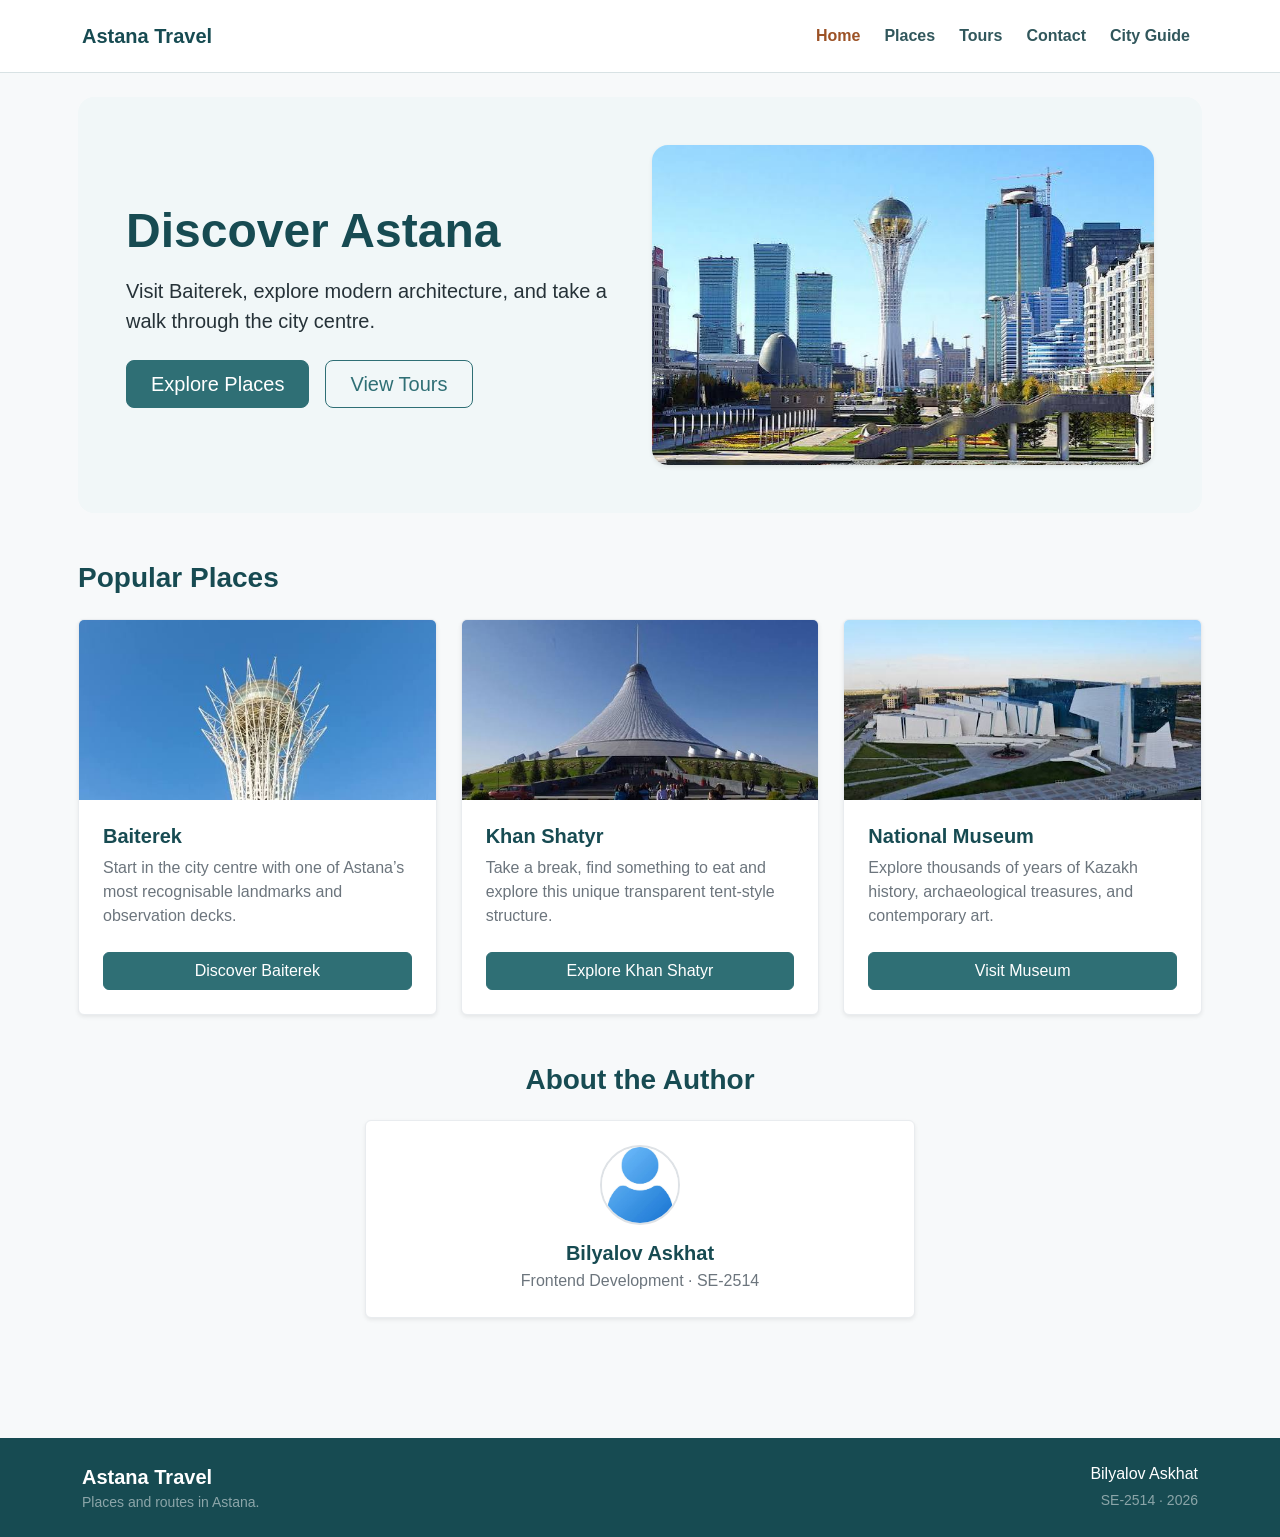
<file: index.html>
<!doctype html>
<html lang="en">
  <head>
    <meta charset="UTF-8" />
    <meta name="viewport" content="width=device-width, initial-scale=1.0" />
    <meta name="description" content="Places to visit and walking routes in Astana." />
    <title>Home | Astana Travel</title>
    <link href="https://cdn.jsdelivr.net/npm/bootstrap@5.3.3/dist/css/bootstrap.min.css" rel="stylesheet" />
    <link rel="stylesheet" href="css/style.css" />
  </head>
  <body>
    <header>
      <nav class="navbar navbar-expand-lg navbar-light bg-white py-3 custom-navbar">
        <div class="container">
          <a class="navbar-brand fw-bold text-teal" href="index.html">Astana Travel</a>
          <button
            class="navbar-toggler border-0"
            type="button"
            data-bs-toggle="collapse"
            data-bs-target="#mainNav"
            aria-controls="mainNav"
            aria-expanded="false"
            aria-label="Toggle navigation"
          >
            <span class="navbar-toggler-icon"></span>
          </button>
          <div class="collapse navbar-collapse" id="mainNav">
            <ul class="navbar-nav ms-auto mb-2 mb-lg-0 gap-lg-2">
              <li class="nav-item">
                <a class="nav-link active fw-semibold" aria-current="page" href="index.html">Home</a>
              </li>
              <li class="nav-item">
                <a class="nav-link fw-semibold" href="places.html">Places</a>
              </li>
              <li class="nav-item">
                <a class="nav-link fw-semibold" href="prices.html">Tours</a>
              </li>
              <li class="nav-item">
                <a class="nav-link fw-semibold" href="contact.html">Contact</a>
              </li>
              <li class="nav-item">
                <a class="nav-link fw-semibold" href="media-queries.html">City Guide</a>
              </li>
            </ul>
          </div>
        </div>
      </nav>
    </header>

    <main class="container py-4 px-sm-2">
      <div class="row g-4">
        <aside class="col-lg-3 col-12 d-none">
          <div class="card sidebar-card p-3 shadow-sm border-light-subtle sticky-lg-top" style="top: 20px;">
            <h2 class="h6 fw-bold text-teal text-uppercase mb-3">Explore Astana</h2>
            <nav class="sidebar-nav d-flex flex-column gap-2" aria-label="On this page">
              <a href="#welcome">Welcome</a>
              <a href="#highlights">Popular places</a>
              <a href="#author">About author</a>
            </nav>
          </div>
        </aside>

        <div class="col-12">
          <section class="p-4 p-md-5 mb-5 rounded-4 bg-light-mint" id="welcome">
        <div class="row align-items-center g-4">
          <div class="col-lg-6 col-12">
            <h1 class="display-5 fw-bold text-teal mb-3">Discover Astana</h1>
            <p class="lead mb-4">
              Visit Baiterek, explore modern architecture, and take a walk through the city centre.
            </p>
            <div class="d-flex flex-wrap gap-3">
              <a class="btn btn-teal btn-lg px-4" href="places.html">Explore Places</a>
              <a class="btn btn-outline-teal btn-lg px-4" href="prices.html">View Tours</a>
            </div>
          </div>
          <div class="col-lg-6 col-12">
            <img
              src="images/astana.jpeg"
              alt="A view of Astana skyline"
              class="img-fluid rounded-4 shadow-sm w-100 object-fit-cover hero-img"
            />
          </div>
        </div>
      </section>

      <section class="mb-5" id="highlights">
        <h2 class="h3 fw-bold text-teal mb-4">Popular Places</h2>

        <div class="row g-4">
          <div class="col-lg-4 col-md-6 col-12">
            <div class="card h-100 shadow-sm border-light-subtle">
              <img src="images/baiterek.jpeg" class="card-img-top card-thumb" alt="Baiterek monument" />
              <div class="card-body d-flex flex-column p-4">
                <h3 class="h5 card-title fw-bold text-teal">Baiterek</h3>
                <p class="card-text text-secondary mb-4">
                  Start in the city centre with one of Astana’s most recognisable landmarks and observation decks.
                </p>
                <a href="places.html#baiterek" class="btn btn-teal mt-auto">Discover Baiterek</a>
              </div>
            </div>
          </div>

          <div class="col-lg-4 col-md-6 col-12">
            <div class="card h-100 shadow-sm border-light-subtle">
              <img src="images/khan_shatyr.jpeg" class="card-img-top card-thumb" alt="Khan Shatyr" />
              <div class="card-body d-flex flex-column p-4">
                <h3 class="h5 card-title fw-bold text-teal">Khan Shatyr</h3>
                <p class="card-text text-secondary mb-4">
                  Take a break, find something to eat and explore this unique transparent tent-style structure.
                </p>
                <a href="places.html#khan-shatyr" class="btn btn-teal mt-auto">Explore Khan Shatyr</a>
              </div>
            </div>
          </div>

          <div class="col-lg-4 col-md-6 col-12">
            <div class="card h-100 shadow-sm border-light-subtle">
              <img src="images/national_museum.jpeg" class="card-img-top card-thumb" alt="National Museum" />
              <div class="card-body d-flex flex-column p-4">
                <h3 class="h5 card-title fw-bold text-teal">National Museum</h3>
                <p class="card-text text-secondary mb-4">
                  Explore thousands of years of Kazakh history, archaeological treasures, and contemporary art.
                </p>
                <a href="places.html#museum" class="btn btn-teal mt-auto">Visit Museum</a>
              </div>
            </div>
          </div>
        </div>
      </section>

      <section class="mb-5 mt-lg-4 text-center" id="author">
        <h2 class="h3 fw-bold text-teal mb-4">About the Author</h2>
        <div class="row justify-content-center">
          <div class="col-lg-6 col-md-8 col-12">
            <div class="card border-light-subtle shadow-sm p-4">
              <div class="d-flex flex-column align-items-center text-center">
                <img
                  src="images/askhat.jpeg"
                  alt="Bilyalov Askhat"
                  class="rounded-circle border border-2 border-teal object-fit-cover author-img mb-3"
                />
                <h3 class="h5 fw-bold mb-1 text-teal">Bilyalov Askhat</h3>
                <p class="text-secondary mb-0">Frontend Development · SE-2514</p>
              </div>
            </div>
          </div>
        </div>
      </section>
    </div>
  </div>
</main>

    <footer class="footer-bg text-white py-4 mt-5">
      <div class="container text-center">
        <div class="row gy-3">
          <div class="col-12 col-md-6 text-md-start">
            <strong class="fs-5">Astana Travel</strong>
            <p class="small text-white-50 mb-0">Places and routes in Astana.</p>
          </div>
          <div class="col-12 col-md-6 text-md-end">
            <p class="mb-1">Bilyalov Askhat</p>
            <p class="small text-white-50 mb-0">SE-2514 · 2026</p>
          </div>
        </div>
      </div>
    </footer>

    <script src="https://cdn.jsdelivr.net/npm/bootstrap@5.3.3/dist/js/bootstrap.bundle.min.js"></script>
  </body>
</html>
</file>
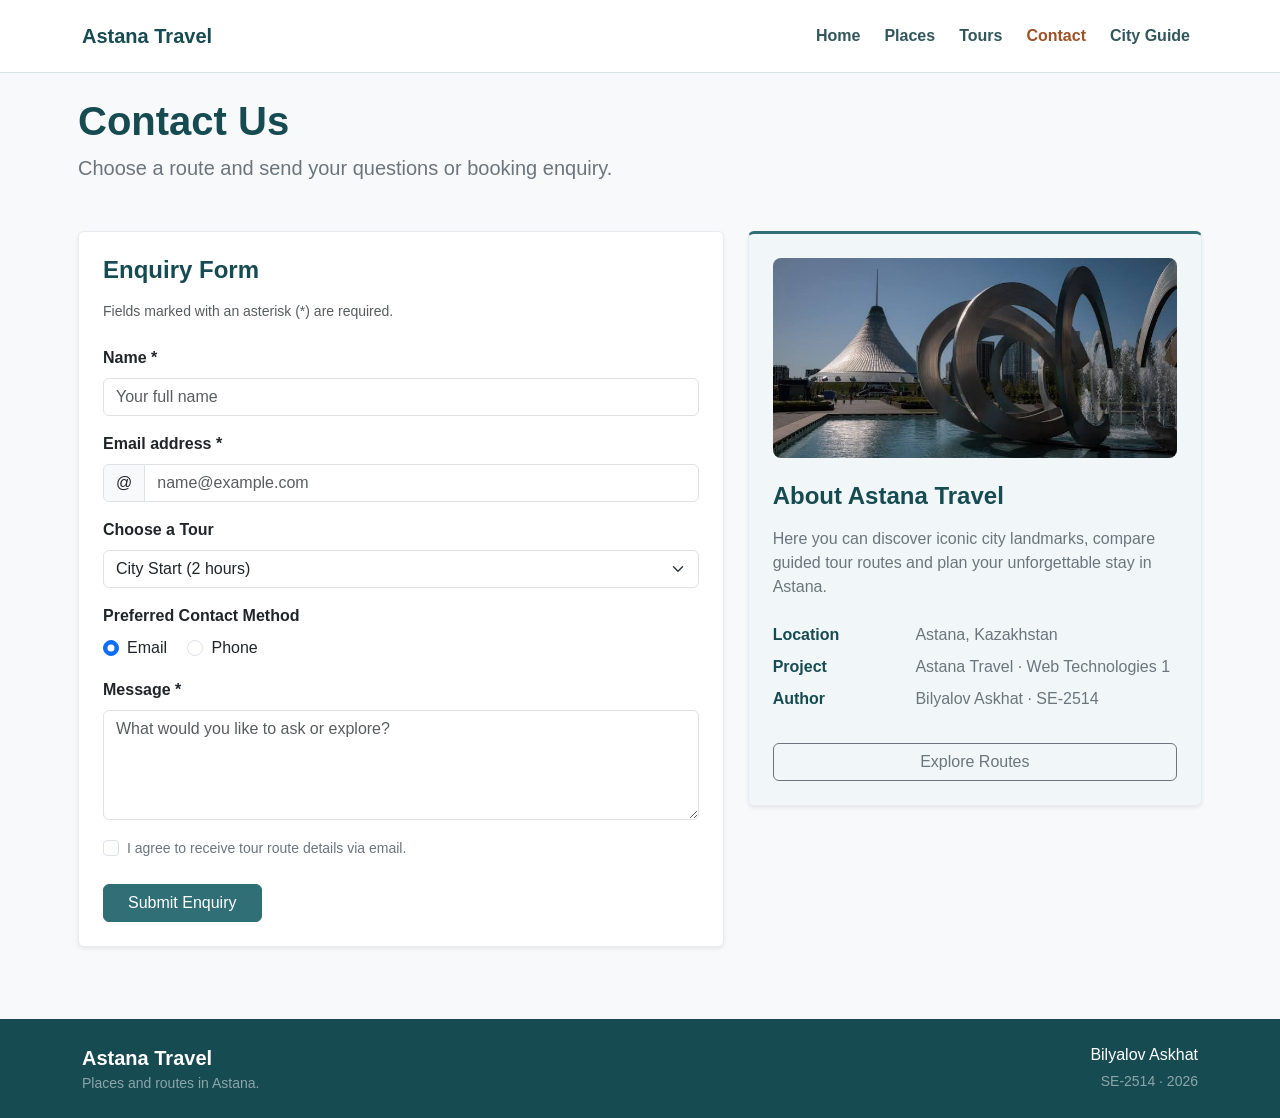
<file: contact.html>
<!doctype html>
<html lang="en">
  <head>
    <meta charset="UTF-8" />
    <meta name="viewport" content="width=device-width, initial-scale=1.0" />
    <meta name="description" content="Places to visit and walking routes in Astana." />
    <title>Contact | Astana Travel</title>
    <link href="https://cdn.jsdelivr.net/npm/bootstrap@5.3.3/dist/css/bootstrap.min.css" rel="stylesheet" />
    <link rel="stylesheet" href="css/style.css" />
  </head>
  <body>
    <header>
      <nav class="navbar navbar-expand-lg navbar-light bg-white py-3 custom-navbar">
        <div class="container">
          <a class="navbar-brand fw-bold text-teal" href="index.html">Astana Travel</a>
          <button
            class="navbar-toggler border-0"
            type="button"
            data-bs-toggle="collapse"
            data-bs-target="#mainNav"
            aria-controls="mainNav"
            aria-expanded="false"
            aria-label="Toggle navigation"
          >
            <span class="navbar-toggler-icon"></span>
          </button>
          <div class="collapse navbar-collapse" id="mainNav">
            <ul class="navbar-nav ms-auto mb-2 mb-lg-0 gap-lg-2">
              <li class="nav-item">
                <a class="nav-link fw-semibold" href="index.html">Home</a>
              </li>
              <li class="nav-item">
                <a class="nav-link fw-semibold" href="places.html">Places</a>
              </li>
              <li class="nav-item">
                <a class="nav-link fw-semibold" href="prices.html">Tours</a>
              </li>
              <li class="nav-item">
                <a class="nav-link active fw-semibold" aria-current="page" href="contact.html">Contact</a>
              </li>
              <li class="nav-item">
                <a class="nav-link fw-semibold" href="media-queries.html">City Guide</a>
              </li>
            </ul>
          </div>
        </div>
      </nav>
    </header>

    <main class="container py-4 px-sm-2">
      <section class="mb-5">
        <h1 class="display-6 fw-bold text-teal mb-2">Contact Us</h1>
        <p class="text-secondary lead">Choose a route and send your questions or booking enquiry.</p>
      </section>

      <div class="row g-4">
        <section class="col-lg-7 col-12" id="enquiry">
          <div class="card shadow-sm border-light-subtle p-4">
            <h2 class="h4 fw-bold text-teal mb-3">Enquiry Form</h2>
            <p class="small text-muted mb-4">Fields marked with an asterisk (*) are required.</p>

            <form id="contact-form" action="contact.html#form-result" method="get">
              <div class="mb-3">
                <label for="name" class="form-label fw-semibold">Name *</label>
                <input
                  id="name"
                  type="text"
                  class="form-control"
                  placeholder="Your full name"
                  autocomplete="name"
                  required
                  maxlength="80"
                />
              </div>

              <div class="mb-3">
                <label for="email" class="form-label fw-semibold">Email address *</label>
                <div class="input-group">
                  <span class="input-group-text bg-light">@</span>
                  <input
                    id="email"
                    type="email"
                    class="form-control"
                    placeholder="name@example.com"
                    autocomplete="email"
                    required
                  />
                </div>
              </div>

              <div class="mb-3">
                <label for="tour" class="form-label fw-semibold">Choose a Tour</label>
                <select id="tour" class="form-select">
                  <option selected>City Start (2 hours)</option>
                  <option>Culture Day (4 hours)</option>
                  <option>Full Astana (6 hours)</option>
                </select>
              </div>

              <div class="mb-3">
                <label class="form-label fw-semibold d-block">Preferred Contact Method</label>
                <div class="form-check form-check-inline">
                  <input class="form-check-input" type="radio" name="contactPref" id="prefEmail" value="email" checked />
                  <label class="form-check-label" for="prefEmail">Email</label>
                </div>
                <div class="form-check form-check-inline">
                  <input class="form-check-input" type="radio" name="contactPref" id="prefPhone" value="phone" />
                  <label class="form-check-label" for="prefPhone">Phone</label>
                </div>
              </div>

              <div class="mb-3">
                <label for="message" class="form-label fw-semibold">Message *</label>
                <textarea
                  id="message"
                  class="form-control"
                  rows="4"
                  placeholder="What would you like to ask or explore?"
                  required
                  maxlength="1000"
                ></textarea>
              </div>

              <div class="form-check mb-4">
                <input class="form-check-input" type="checkbox" id="consent" required />
                <label class="form-check-label small text-secondary" for="consent">
                  I agree to receive tour route details via email.
                </label>
              </div>

              <button class="btn btn-teal px-4" type="submit">Submit Enquiry</button>
            </form>

            <div class="form-result alert alert-success mt-4" id="form-result">
              <h3 class="h5 alert-heading fw-bold mb-1">Details Checked</h3>
              <p class="mb-2">Thank you! Your enquiry has been received.</p>
              <a href="contact.html#enquiry" class="btn btn-outline-success btn-sm">Submit another enquiry</a>
            </div>
          </div>
        </section>

        <aside class="col-lg-5 col-12" id="about">
          <div class="card sidebar-card shadow-sm border-light-subtle p-4 bg-light-mint">
            <img src="images/contact.jpeg" alt="Sculpture in Astana" class="img-fluid rounded-3 mb-4 object-fit-cover contact-aside-img" />
            <h2 class="h4 fw-bold text-teal mb-3">About Astana Travel</h2>
            <p class="text-secondary mb-4">
              Here you can discover iconic city landmarks, compare guided tour routes and plan your unforgettable stay in Astana.
            </p>
            <dl class="row mb-4">
              <dt class="col-sm-4 text-teal">Location</dt>
              <dd class="col-sm-8 text-secondary">Astana, Kazakhstan</dd>
              <dt class="col-sm-4 text-teal">Project</dt>
              <dd class="col-sm-8 text-secondary">Astana Travel · Web Technologies 1</dd>
              <dt class="col-sm-4 text-teal">Author</dt>
              <dd class="col-sm-8 text-secondary">Bilyalov Askhat · SE-2514</dd>
            </dl>
            <a href="prices.html" class="btn btn-outline-secondary w-100">Explore Routes</a>
          </div>
        </aside>
      </div>
    </main>

    <footer class="footer-bg text-white py-4 mt-5">
      <div class="container text-center">
        <div class="row gy-3">
          <div class="col-12 col-md-6 text-md-start">
            <strong class="fs-5">Astana Travel</strong>
            <p class="small text-white-50 mb-0">Places and routes in Astana.</p>
          </div>
          <div class="col-12 col-md-6 text-md-end">
            <p class="mb-1">Bilyalov Askhat</p>
            <p class="small text-white-50 mb-0">SE-2514 · 2026</p>
          </div>
        </div>
      </div>
    </footer>

    <script src="https://cdn.jsdelivr.net/npm/bootstrap@5.3.3/dist/js/bootstrap.bundle.min.js"></script>
  </body>
</html>
</file>
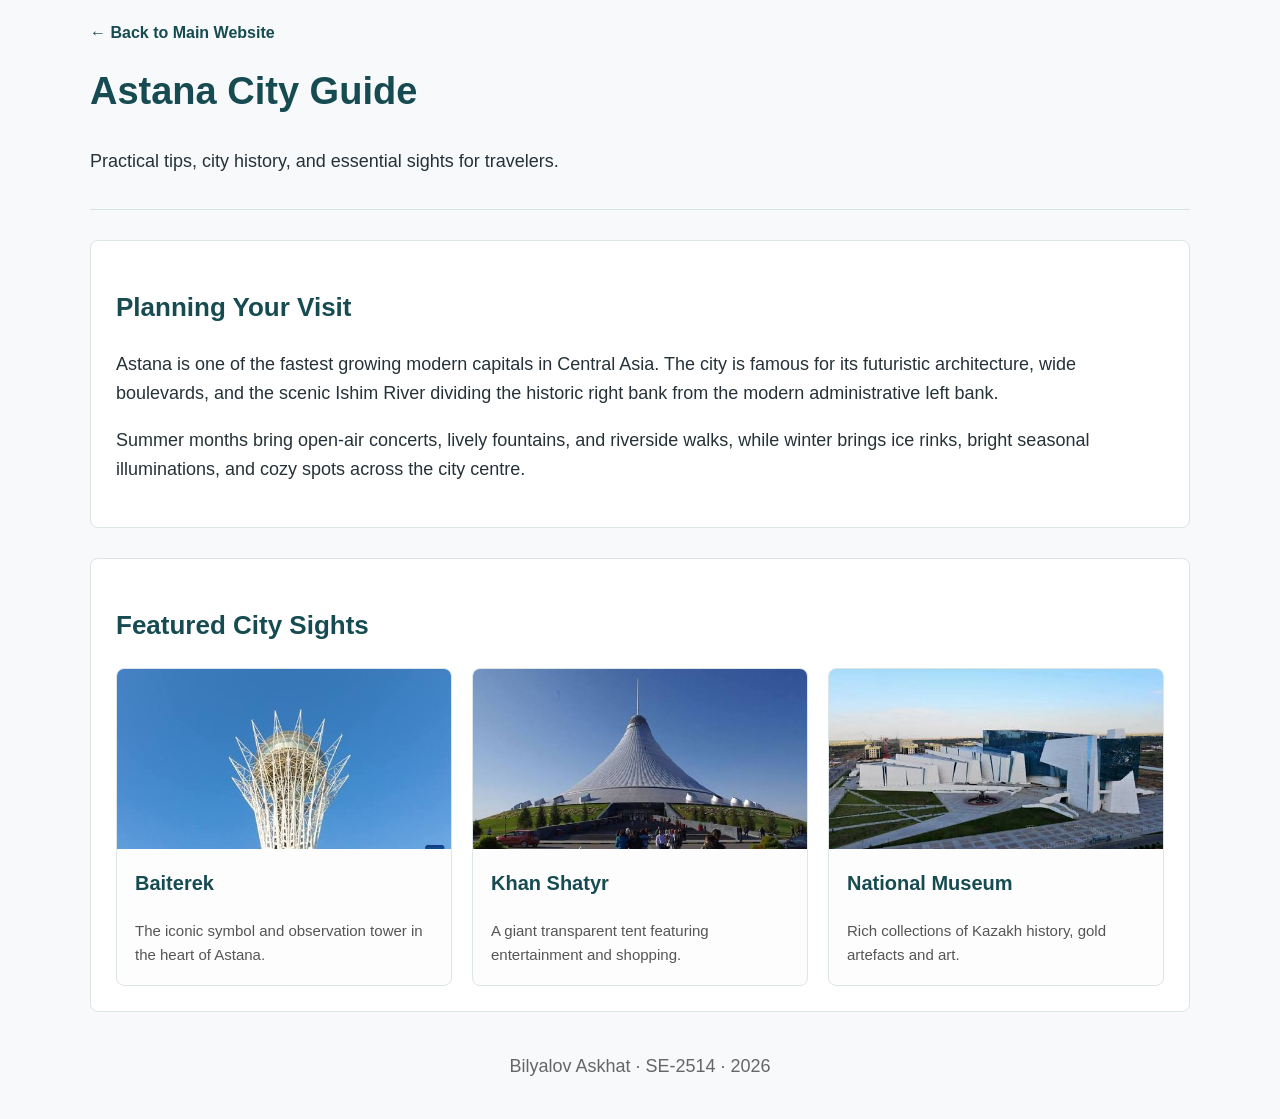
<file: media-queries.html>
<!doctype html>
<html lang="en">
  <head>
    <meta charset="UTF-8" />
    <meta name="viewport" content="width=device-width, initial-scale=1.0" />
    <title>City Guide | Astana Travel</title>
    <link rel="stylesheet" href="css/media-queries.css" />
  </head>
  <body>
    <div class="container">
      <header>
        <a class="back-link" href="index.html">&larr; Back to Main Website</a>
        <h1>Astana City Guide</h1>
        <p>Practical tips, city history, and essential sights for travelers.</p>
      </header>

      <main>
        <section class="guide-section">
          <h2>Planning Your Visit</h2>
          <p>
            Astana is one of the fastest growing modern capitals in Central Asia.
            The city is famous for its futuristic architecture, wide boulevards,
            and the scenic Ishim River dividing the historic right bank from the
            modern administrative left bank.
          </p>
          <p>
            Summer months bring open-air concerts, lively fountains, and riverside
            walks, while winter brings ice rinks, bright seasonal illuminations, and
            cozy spots across the city centre.
          </p>
        </section>

        <section class="guide-section">
          <h2>Featured City Sights</h2>
          <div class="card-group">
            <article class="card-item">
              <img src="images/baiterek.jpeg" alt="Baiterek" />
              <div class="card-content">
                <h3>Baiterek</h3>
                <p>The iconic symbol and observation tower in the heart of Astana.</p>
              </div>
            </article>
            <article class="card-item">
              <img src="images/khan_shatyr.jpeg" alt="Khan Shatyr" />
              <div class="card-content">
                <h3>Khan Shatyr</h3>
                <p>A giant transparent tent featuring entertainment and shopping.</p>
              </div>
            </article>
            <article class="card-item">
              <img src="images/national_museum.jpeg" alt="National Museum" />
              <div class="card-content">
                <h3>National Museum</h3>
                <p>Rich collections of Kazakh history, gold artefacts and art.</p>
              </div>
            </article>
          </div>
        </section>
      </main>

      <footer>
        <p>Bilyalov Askhat · SE-2514 · 2026</p>
      </footer>
    </div>
  </body>
</html>
</file>
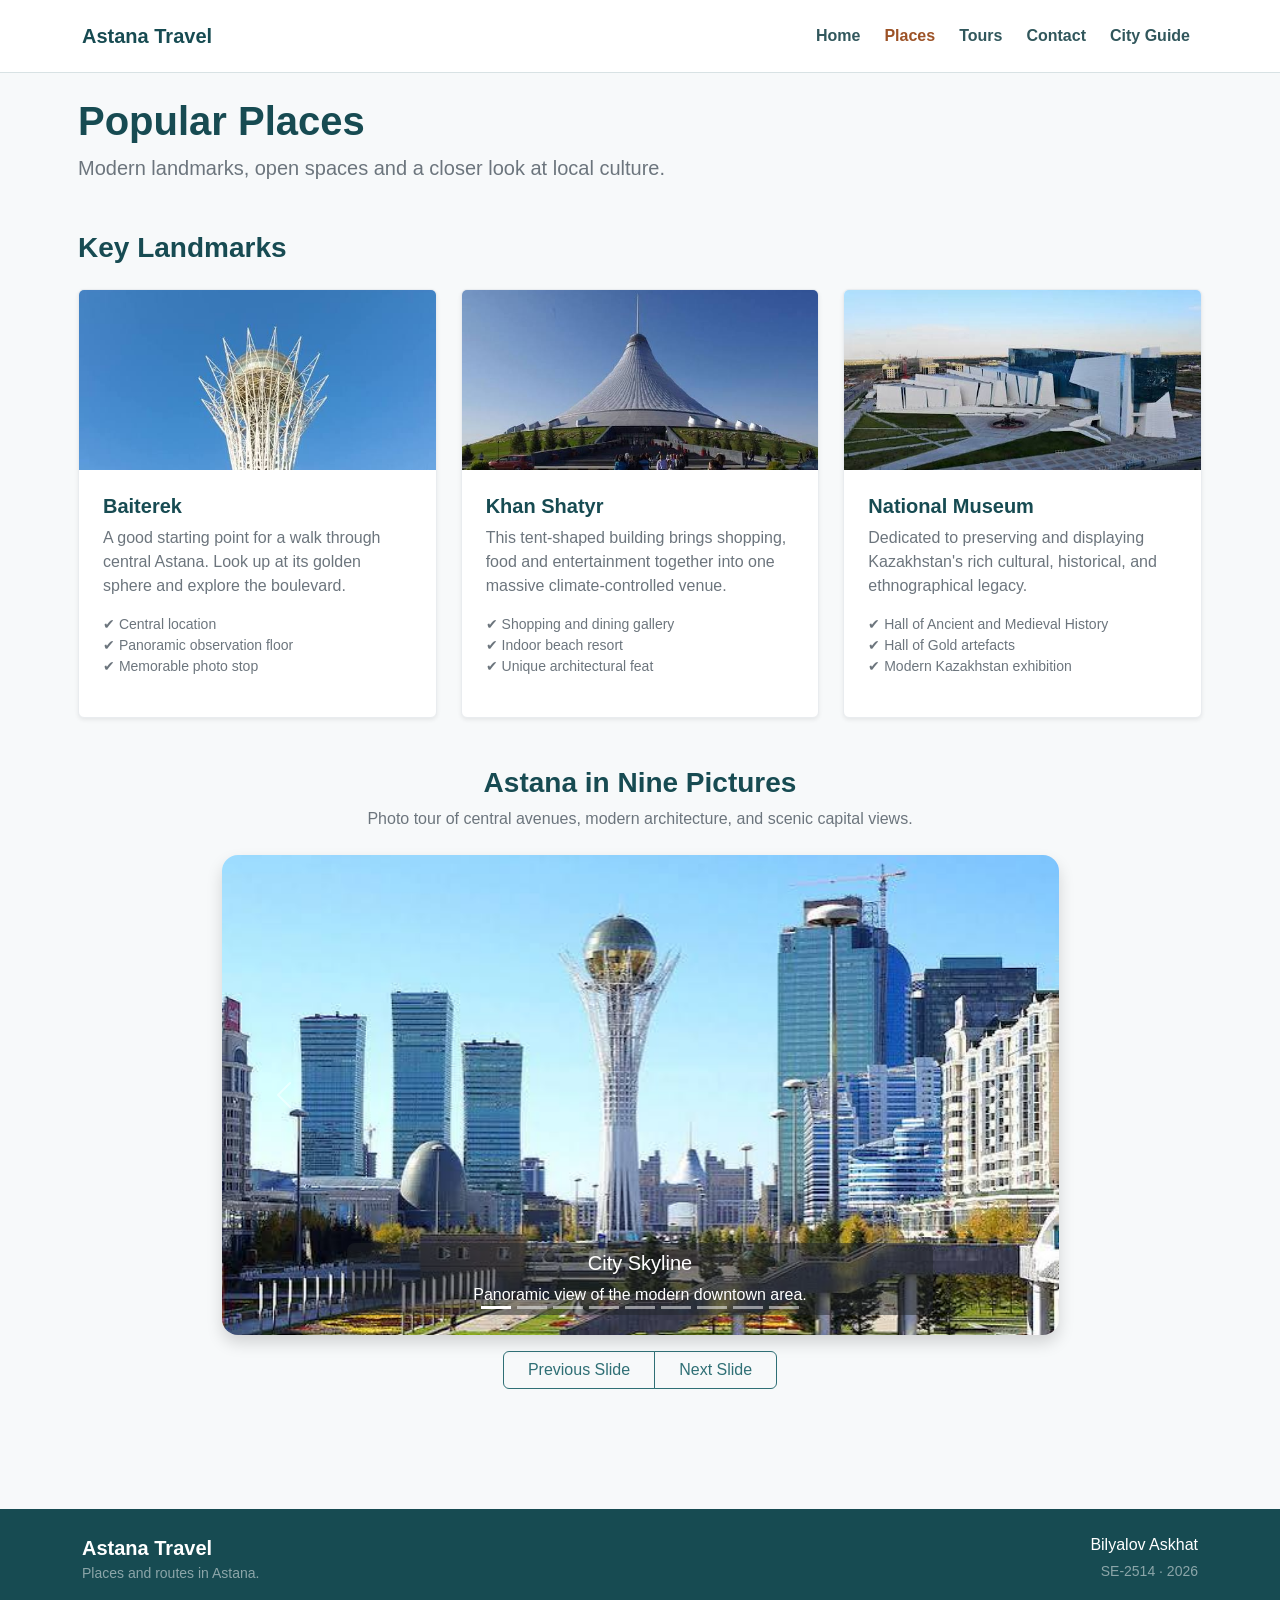
<file: places.html>
<!doctype html>
<html lang="en">
  <head>
    <meta charset="UTF-8" />
    <meta name="viewport" content="width=device-width, initial-scale=1.0" />
    <meta name="description" content="Places to visit and walking routes in Astana." />
    <title>Places | Astana Travel</title>
    <link href="https://cdn.jsdelivr.net/npm/bootstrap@5.3.3/dist/css/bootstrap.min.css" rel="stylesheet" />
    <link rel="stylesheet" href="css/style.css" />
  </head>
  <body>
    <header>
      <nav class="navbar navbar-expand-lg navbar-light bg-white py-3 custom-navbar">
        <div class="container">
          <a class="navbar-brand fw-bold text-teal" href="index.html">Astana Travel</a>
          <button
            class="navbar-toggler border-0"
            type="button"
            data-bs-toggle="collapse"
            data-bs-target="#mainNav"
            aria-controls="mainNav"
            aria-expanded="false"
            aria-label="Toggle navigation"
          >
            <span class="navbar-toggler-icon"></span>
          </button>
          <div class="collapse navbar-collapse" id="mainNav">
            <ul class="navbar-nav ms-auto mb-2 mb-lg-0 gap-lg-2">
              <li class="nav-item">
                <a class="nav-link fw-semibold" href="index.html">Home</a>
              </li>
              <li class="nav-item">
                <a class="nav-link active fw-semibold" aria-current="page" href="places.html">Places</a>
              </li>
              <li class="nav-item">
                <a class="nav-link fw-semibold" href="prices.html">Tours</a>
              </li>
              <li class="nav-item">
                <a class="nav-link fw-semibold" href="contact.html">Contact</a>
              </li>
              <li class="nav-item">
                <a class="nav-link fw-semibold" href="media-queries.html">City Guide</a>
              </li>
            </ul>
          </div>
        </div>
      </nav>
    </header>

    <main class="container py-4 px-sm-2">
      <div class="row g-4">
        <aside class="col-lg-3 col-12 d-none">
          <div class="card sidebar-card p-3 shadow-sm border-light-subtle sticky-lg-top" style="top: 20px;">
            <h2 class="h6 fw-bold text-teal text-uppercase mb-3">Explore Astana</h2>
            <nav class="sidebar-nav d-flex flex-column gap-2" aria-label="On this page">
              <a href="#landmarks">Landmarks</a>
              <a href="#baiterek">Baiterek</a>
              <a href="#khan-shatyr">Khan Shatyr</a>
              <a href="#museum">National Museum</a>
              <a href="#gallery-carousel">Carousel gallery</a>
            </nav>
          </div>
        </aside>

        <div class="col-12">
          <section class="mb-5">
        <h1 class="display-6 fw-bold text-teal mb-2">Popular Places</h1>
        <p class="text-secondary lead">
          Modern landmarks, open spaces and a closer look at local culture.
        </p>
      </section>

      <section class="mb-5" id="landmarks">
        <h2 class="h3 fw-bold text-teal mb-4">Key Landmarks</h2>
        <div class="row g-4">
          <div class="col-lg-4 col-md-6 col-12" id="baiterek">
            <div class="card h-100 shadow-sm border-light-subtle">
              <img src="images/baiterek.jpeg" class="card-img-top card-thumb" alt="Baiterek monument" />
              <div class="card-body p-4">
                <h3 class="h5 fw-bold text-teal">Baiterek</h3>
                <p class="text-secondary">
                  A good starting point for a walk through central Astana. Look up at its golden sphere and explore the boulevard.
                </p>
                <ul class="list-unstyled text-secondary small">
                  <li>✔ Central location</li>
                  <li>✔ Panoramic observation floor</li>
                  <li>✔ Memorable photo stop</li>
                </ul>
              </div>
            </div>
          </div>

          <div class="col-lg-4 col-md-6 col-12" id="khan-shatyr">
            <div class="card h-100 shadow-sm border-light-subtle">
              <img src="images/khan_shatyr.jpeg" class="card-img-top card-thumb" alt="Khan Shatyr" />
              <div class="card-body p-4">
                <h3 class="h5 fw-bold text-teal">Khan Shatyr</h3>
                <p class="text-secondary">
                  This tent-shaped building brings shopping, food and entertainment together into one massive climate-controlled venue.
                </p>
                <ul class="list-unstyled text-secondary small">
                  <li>✔ Shopping and dining gallery</li>
                  <li>✔ Indoor beach resort</li>
                  <li>✔ Unique architectural feat</li>
                </ul>
              </div>
            </div>
          </div>

          <div class="col-lg-4 col-md-12 col-12" id="museum">
            <div class="card h-100 shadow-sm border-light-subtle">
              <img src="images/national_museum.jpeg" class="card-img-top card-thumb" alt="National Museum" />
              <div class="card-body p-4">
                <h3 class="h5 fw-bold text-teal">National Museum</h3>
                <p class="text-secondary">
                  Dedicated to preserving and displaying Kazakhstan's rich cultural, historical, and ethnographical legacy.
                </p>
                <ul class="list-unstyled text-secondary small">
                  <li>✔ Hall of Ancient and Medieval History</li>
                  <li>✔ Hall of Gold artefacts</li>
                  <li>✔ Modern Kazakhstan exhibition</li>
                </ul>
              </div>
            </div>
          </div>
        </div>
      </section>

      <section class="mb-5" id="gallery-carousel">
        <div class="text-center mb-4">
          <h2 class="h3 fw-bold text-teal mb-2">Astana in Nine Pictures</h2>
          <p class="text-secondary">Photo tour of central avenues, modern architecture, and scenic capital views.</p>
        </div>

        <div class="row justify-content-center">
          <div class="col-lg-9 col-12">
            <div id="cityCarousel" class="carousel slide shadow rounded-4 overflow-hidden" data-bs-ride="carousel">
              <div class="carousel-indicators">
                <button type="button" data-bs-target="#cityCarousel" data-bs-slide-to="0" class="active" aria-current="true" aria-label="Slide 1"></button>
                <button type="button" data-bs-target="#cityCarousel" data-bs-slide-to="1" aria-label="Slide 2"></button>
                <button type="button" data-bs-target="#cityCarousel" data-bs-slide-to="2" aria-label="Slide 3"></button>
                <button type="button" data-bs-target="#cityCarousel" data-bs-slide-to="3" aria-label="Slide 4"></button>
                <button type="button" data-bs-target="#cityCarousel" data-bs-slide-to="4" aria-label="Slide 5"></button>
                <button type="button" data-bs-target="#cityCarousel" data-bs-slide-to="5" aria-label="Slide 6"></button>
                <button type="button" data-bs-target="#cityCarousel" data-bs-slide-to="6" aria-label="Slide 7"></button>
                <button type="button" data-bs-target="#cityCarousel" data-bs-slide-to="7" aria-label="Slide 8"></button>
                <button type="button" data-bs-target="#cityCarousel" data-bs-slide-to="8" aria-label="Slide 9"></button>
              </div>

              <div class="carousel-inner">
                <div class="carousel-item active">
                  <img src="images/astana.jpeg" class="d-block w-100 carousel-img" alt="City skyline" />
                  <div class="carousel-caption d-none d-md-block bg-dark bg-opacity-50 rounded-3 p-2">
                    <h5>City Skyline</h5>
                    <p class="mb-0">Panoramic view of the modern downtown area.</p>
                  </div>
                </div>

                <div class="carousel-item">
                  <img src="images/baiterek.jpeg" class="d-block w-100 carousel-img" alt="Baiterek monument" />
                  <div class="carousel-caption d-none d-md-block bg-dark bg-opacity-50 rounded-3 p-2">
                    <h5>Baiterek Tower</h5>
                    <p class="mb-0">Monument embodying Kazakh folklore and statehood.</p>
                  </div>
                </div>

                <div class="carousel-item">
                  <img src="images/khan_shatyr.jpeg" class="d-block w-100 carousel-img" alt="Khan Shatyr" />
                  <div class="carousel-caption d-none d-md-block bg-dark bg-opacity-50 rounded-3 p-2">
                    <h5>Khan Shatyr</h5>
                    <p class="mb-0">Architectural wonder designed by Norman Foster.</p>
                  </div>
                </div>

                <div class="carousel-item">
                  <img src="images/national_museum.jpeg" class="d-block w-100 carousel-img" alt="National Museum" />
                  <div class="carousel-caption d-none d-md-block bg-dark bg-opacity-50 rounded-3 p-2">
                    <h5>National Museum</h5>
                    <p class="mb-0">Largest museum complex in Central Asia.</p>
                  </div>
                </div>

                <div class="carousel-item">
                  <img src="images/contact.jpeg" class="d-block w-100 carousel-img" alt="City sculpture" />
                  <div class="carousel-caption d-none d-md-block bg-dark bg-opacity-50 rounded-3 p-2">
                    <h5>City Sculpture</h5>
                    <p class="mb-0">Contemporary public art in the parks.</p>
                  </div>
                </div>

                <div class="carousel-item">
                  <img src="images/tour.jpeg" class="d-block w-100 carousel-img" alt="City tour" />
                  <div class="carousel-caption d-none d-md-block bg-dark bg-opacity-50 rounded-3 p-2">
                    <h5>City Promenade</h5>
                    <p class="mb-0">Walking routes along the central avenues.</p>
                  </div>
                </div>

                <div class="carousel-item">
                  <img src="images/mosque.jpg" class="d-block w-100 carousel-img" alt="Grand Mosque" />
                  <div class="carousel-caption d-none d-md-block bg-dark bg-opacity-50 rounded-3 p-2">
                    <h5>Grand Mosque</h5>
                    <p class="mb-0">Stunning Islamic architecture in the capital.</p>
                  </div>
                </div>

                <div class="carousel-item">
                  <img src="images/nur-astana.jpg" class="d-block w-100 carousel-img" alt="Nur Astana Mosque" />
                  <div class="carousel-caption d-none d-md-block bg-dark bg-opacity-50 rounded-3 p-2">
                    <h5>Nur Astana Mosque</h5>
                    <p class="mb-0">Historic spiritual centre with elegant domes.</p>
                  </div>
                </div>

                <div class="carousel-item">
                  <img src="images/mosque-interior.jpg" class="d-block w-100 carousel-img" alt="Grand Mosque Interior" />
                  <div class="carousel-caption d-none d-md-block bg-dark bg-opacity-50 rounded-3 p-2">
                    <h5>Grand Mosque Interior</h5>
                    <p class="mb-0">Exquisite interior ornaments and light fixtures.</p>
                  </div>
                </div>
              </div>

              <button class="carousel-control-prev" type="button" data-bs-target="#cityCarousel" data-bs-slide="prev">
                <span class="carousel-control-prev-icon" aria-hidden="true"></span>
                <span class="visually-hidden">Previous</span>
              </button>
              <button class="carousel-control-next" type="button" data-bs-target="#cityCarousel" data-bs-slide="next">
                <span class="carousel-control-next-icon" aria-hidden="true"></span>
                <span class="visually-hidden">Next</span>
              </button>
            </div>
            <div class="text-center mt-3">
              <div class="btn-group" role="group" aria-label="Carousel slide controls">
                <button type="button" class="btn btn-outline-teal px-4" data-bs-target="#cityCarousel" data-bs-slide="prev">Previous Slide</button>
                <button type="button" class="btn btn-outline-teal px-4" data-bs-target="#cityCarousel" data-bs-slide="next">Next Slide</button>
              </div>
            </div>
          </div>
        </div>
      </section>
    </div>
  </div>
</main>

    <footer class="footer-bg text-white py-4 mt-5">
      <div class="container text-center">
        <div class="row gy-3">
          <div class="col-12 col-md-6 text-md-start">
            <strong class="fs-5">Astana Travel</strong>
            <p class="small text-white-50 mb-0">Places and routes in Astana.</p>
          </div>
          <div class="col-12 col-md-6 text-md-end">
            <p class="mb-1">Bilyalov Askhat</p>
            <p class="small text-white-50 mb-0">SE-2514 · 2026</p>
          </div>
        </div>
      </div>
    </footer>

    <script src="https://cdn.jsdelivr.net/npm/bootstrap@5.3.3/dist/js/bootstrap.bundle.min.js"></script>
  </body>
</html>
</file>
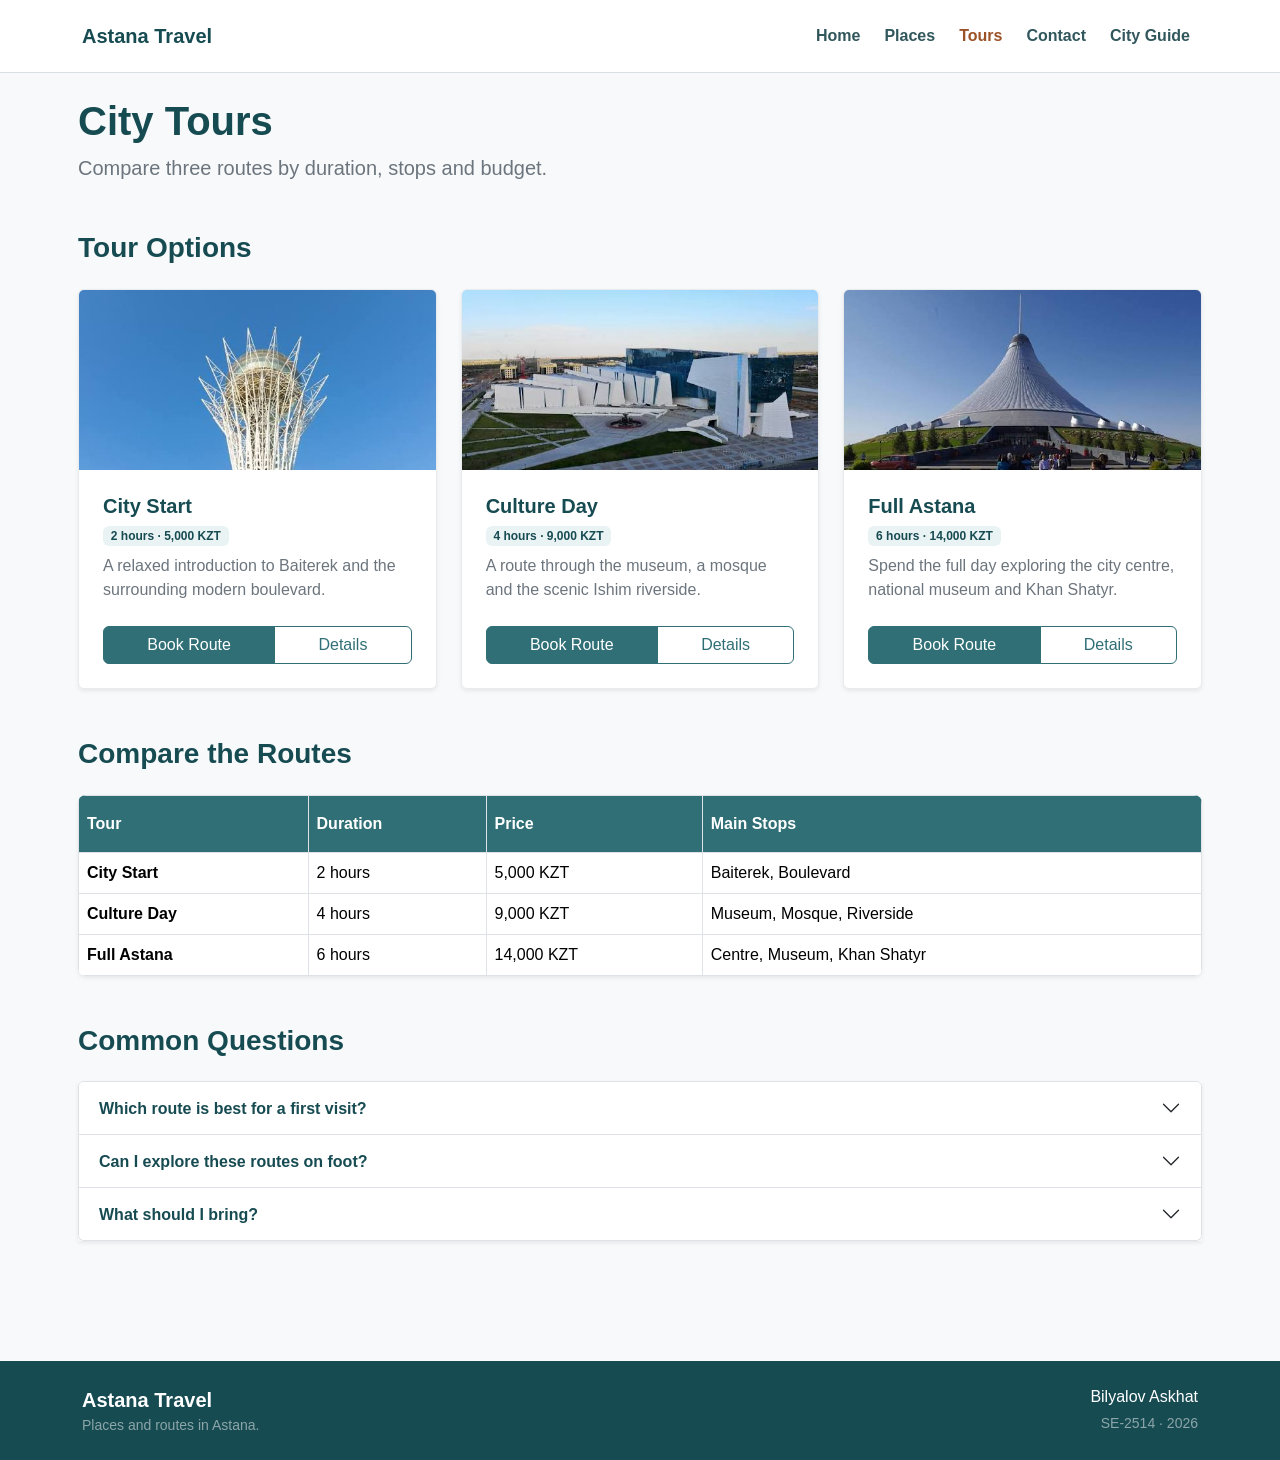
<file: prices.html>
<!doctype html>
<html lang="en">
  <head>
    <meta charset="UTF-8" />
    <meta name="viewport" content="width=device-width, initial-scale=1.0" />
    <meta name="description" content="Places to visit and walking routes in Astana." />
    <title>Tours | Astana Travel</title>
    <link href="https://cdn.jsdelivr.net/npm/bootstrap@5.3.3/dist/css/bootstrap.min.css" rel="stylesheet" />
    <link rel="stylesheet" href="css/style.css" />
  </head>
  <body>
    <header>
      <nav class="navbar navbar-expand-lg navbar-light bg-white py-3 custom-navbar">
        <div class="container">
          <a class="navbar-brand fw-bold text-teal" href="index.html">Astana Travel</a>
          <button
            class="navbar-toggler border-0"
            type="button"
            data-bs-toggle="collapse"
            data-bs-target="#mainNav"
            aria-controls="mainNav"
            aria-expanded="false"
            aria-label="Toggle navigation"
          >
            <span class="navbar-toggler-icon"></span>
          </button>
          <div class="collapse navbar-collapse" id="mainNav">
            <ul class="navbar-nav ms-auto mb-2 mb-lg-0 gap-lg-2">
              <li class="nav-item">
                <a class="nav-link fw-semibold" href="index.html">Home</a>
              </li>
              <li class="nav-item">
                <a class="nav-link fw-semibold" href="places.html">Places</a>
              </li>
              <li class="nav-item">
                <a class="nav-link active fw-semibold" aria-current="page" href="prices.html">Tours</a>
              </li>
              <li class="nav-item">
                <a class="nav-link fw-semibold" href="contact.html">Contact</a>
              </li>
              <li class="nav-item">
                <a class="nav-link fw-semibold" href="media-queries.html">City Guide</a>
              </li>
            </ul>
          </div>
        </div>
      </nav>
    </header>

    <main class="container py-4 px-sm-2">
      <div class="row g-4">
        <aside class="col-lg-3 col-12 d-none">
          <div class="card sidebar-card p-3 shadow-sm border-light-subtle sticky-lg-top" style="top: 20px;">
            <h2 class="h6 fw-bold text-teal text-uppercase mb-3">Explore Astana</h2>
            <nav class="sidebar-nav d-flex flex-column gap-2" aria-label="On this page">
              <a href="#options">Tour options</a>
              <a href="#comparison">Compare routes</a>
              <a href="#questions">Common questions</a>
            </nav>
          </div>
        </aside>

        <div class="col-12">
          <section class="mb-5">
        <h1 class="display-6 fw-bold text-teal mb-2">City Tours</h1>
        <p class="text-secondary lead">Compare three routes by duration, stops and budget.</p>
      </section>

      <section class="mb-5" id="options">
        <h2 class="h3 fw-bold text-teal mb-4">Tour Options</h2>
        <div class="row g-4">
          <div class="col-lg-4 col-md-6 col-12">
            <div class="card h-100 shadow-sm border-light-subtle">
              <img src="images/baiterek.jpeg" class="card-img-top card-thumb" alt="Baiterek" />
              <div class="card-body d-flex flex-column p-4">
                <h3 class="h5 fw-bold text-teal">City Start</h3>
                <span class="badge bg-teal-subtle text-teal align-self-start mb-2">2 hours · 5,000 KZT</span>
                <p class="card-text text-secondary mb-4">
                  A relaxed introduction to Baiterek and the surrounding modern boulevard.
                </p>
                <div class="btn-group w-100 mt-auto" role="group" aria-label="City Start actions">
                  <a class="btn btn-teal" href="contact.html">Book Route</a>
                  <a class="btn btn-outline-teal" href="places.html#baiterek">Details</a>
                </div>
              </div>
            </div>
          </div>

          <div class="col-lg-4 col-md-6 col-12">
            <div class="card h-100 shadow-sm border-light-subtle">
              <img src="images/national_museum.jpeg" class="card-img-top card-thumb" alt="National Museum" />
              <div class="card-body d-flex flex-column p-4">
                <h3 class="h5 fw-bold text-teal">Culture Day</h3>
                <span class="badge bg-teal-subtle text-teal align-self-start mb-2">4 hours · 9,000 KZT</span>
                <p class="card-text text-secondary mb-4">
                  A route through the museum, a mosque and the scenic Ishim riverside.
                </p>
                <div class="btn-group w-100 mt-auto" role="group" aria-label="Culture Day actions">
                  <a class="btn btn-teal" href="contact.html">Book Route</a>
                  <a class="btn btn-outline-teal" href="places.html#museum">Details</a>
                </div>
              </div>
            </div>
          </div>

          <div class="col-lg-4 col-md-12 col-12">
            <div class="card h-100 shadow-sm border-light-subtle">
              <img src="images/khan_shatyr.jpeg" class="card-img-top card-thumb" alt="Khan Shatyr" />
              <div class="card-body d-flex flex-column p-4">
                <h3 class="h5 fw-bold text-teal">Full Astana</h3>
                <span class="badge bg-teal-subtle text-teal align-self-start mb-2">6 hours · 14,000 KZT</span>
                <p class="card-text text-secondary mb-4">
                  Spend the full day exploring the city centre, national museum and Khan Shatyr.
                </p>
                <div class="btn-group w-100 mt-auto" role="group" aria-label="Full Astana actions">
                  <a class="btn btn-teal" href="contact.html">Book Route</a>
                  <a class="btn btn-outline-teal" href="places.html#khan-shatyr">Details</a>
                </div>
              </div>
            </div>
          </div>
        </div>
      </section>

      <section class="mb-5" id="comparison">
        <h2 class="h3 fw-bold text-teal mb-4">Compare the Routes</h2>
        <div class="table-responsive shadow-sm rounded-3">
          <table class="table table-hover table-bordered mb-0 align-middle">
            <thead class="table-teal text-white">
              <tr>
                <th scope="col" class="py-3">Tour</th>
                <th scope="col" class="py-3">Duration</th>
                <th scope="col" class="py-3">Price</th>
                <th scope="col" class="py-3">Main Stops</th>
              </tr>
            </thead>
            <tbody>
              <tr>
                <th scope="row" class="fw-semibold">City Start</th>
                <td>2 hours</td>
                <td>5,000 KZT</td>
                <td>Baiterek, Boulevard</td>
              </tr>
              <tr>
                <th scope="row" class="fw-semibold">Culture Day</th>
                <td>4 hours</td>
                <td>9,000 KZT</td>
                <td>Museum, Mosque, Riverside</td>
              </tr>
              <tr>
                <th scope="row" class="fw-semibold">Full Astana</th>
                <td>6 hours</td>
                <td>14,000 KZT</td>
                <td>Centre, Museum, Khan Shatyr</td>
              </tr>
            </tbody>
          </table>
        </div>
      </section>

      <section class="mb-5" id="questions">
        <h2 class="h3 fw-bold text-teal mb-4">Common Questions</h2>
        <div class="accordion shadow-sm" id="faqAccordion">
          <div class="accordion-item">
            <h3 class="accordion-header" id="headingOne">
              <button class="accordion-button collapsed fw-semibold text-teal" type="button" data-bs-toggle="collapse" data-bs-target="#collapseOne" aria-expanded="false" aria-controls="collapseOne">
                Which route is best for a first visit?
              </button>
            </h3>
            <div id="collapseOne" class="accordion-collapse collapse" aria-labelledby="headingOne" data-bs-parent="#faqAccordion">
              <div class="accordion-body text-secondary">
                City Start takes about two hours and comfortably covers Baiterek and the central boulevard.
              </div>
            </div>
          </div>
          <div class="accordion-item">
            <h3 class="accordion-header" id="headingTwo">
              <button class="accordion-button collapsed fw-semibold text-teal" type="button" data-bs-toggle="collapse" data-bs-target="#collapseTwo" aria-expanded="false" aria-controls="collapseTwo">
                Can I explore these routes on foot?
              </button>
            </h3>
            <div id="collapseTwo" class="accordion-collapse collapse" aria-labelledby="headingTwo" data-bs-parent="#faqAccordion">
              <div class="accordion-body text-secondary">
                The central landmarks can easily be combined in a walk. For stops farther apart, plan time for public transport or taxi.
              </div>
            </div>
          </div>
          <div class="accordion-item">
            <h3 class="accordion-header" id="headingThree">
              <button class="accordion-button collapsed fw-semibold text-teal" type="button" data-bs-toggle="collapse" data-bs-target="#collapseThree" aria-expanded="false" aria-controls="collapseThree">
                What should I bring?
              </button>
            </h3>
            <div id="collapseThree" class="accordion-collapse collapse" aria-labelledby="headingThree" data-bs-parent="#faqAccordion">
              <div class="accordion-body text-secondary">
                Comfortable walking shoes, water, and an extra layer for cooler or windy weather are highly recommended.
              </div>
            </div>
          </div>
        </div>
      </section>
    </div>
  </div>
</main>

    <footer class="footer-bg text-white py-4 mt-5">
      <div class="container text-center">
        <div class="row gy-3">
          <div class="col-12 col-md-6 text-md-start">
            <strong class="fs-5">Astana Travel</strong>
            <p class="small text-white-50 mb-0">Places and routes in Astana.</p>
          </div>
          <div class="col-12 col-md-6 text-md-end">
            <p class="mb-1">Bilyalov Askhat</p>
            <p class="small text-white-50 mb-0">SE-2514 · 2026</p>
          </div>
        </div>
      </div>
    </footer>

    <script src="https://cdn.jsdelivr.net/npm/bootstrap@5.3.3/dist/js/bootstrap.bundle.min.js"></script>
  </body>
</html>
</file>
<file: css/style.css>
body {
  font-family: Arial, sans-serif;
  color: #263238;
  background-color: #f7f9fa;
  min-height: 100vh;
  display: flex;
  flex-direction: column;
}

main {
  flex: 1;
}

.text-teal {
  color: #174b52 !important;
}

.bg-teal {
  background-color: #174b52 !important;
}

.bg-teal-subtle {
  background-color: #eaf3f4 !important;
}

.bg-light-mint {
  background-color: #f1f7f8;
}

.custom-navbar {
  background-color: #ffffff;
  border-bottom: 1px solid #d8e2e4;
}

.navbar-nav .nav-link {
  color: #31575c;
  padding: 8px 12px;
}

.navbar-nav .nav-link:hover,
.navbar-nav .nav-link.active {
  color: #9c5226;
}

.btn-teal {
  background-color: #2f6f75;
  color: #ffffff;
  border: 1px solid #2f6f75;
}

.btn-teal:hover {
  background-color: #174b52;
  color: #ffffff;
}

.btn-outline-teal {
  color: #2f6f75;
  border: 1px solid #2f6f75;
}

.btn-outline-teal:hover {
  background-color: #2f6f75;
  color: #ffffff;
}

.sidebar-card {
  border-top: 3px solid #2f6f75 !important;
}

.sidebar-nav a {
  background-color: #f1f7f8;
  color: #174b52;
  font-size: 14px;
  font-weight: 500;
  border-radius: 6px;
  padding: 8px 12px;
  text-decoration: none;
  display: block;
}

.sidebar-nav a:hover,
.sidebar-nav a:focus-visible {
  background-color: #dcebed;
  color: #174b52;
}

.table-teal th {
  background-color: #2f6f75;
  color: #ffffff;
}

.footer-bg {
  background-color: #174b52;
}

.hero-img {
  height: 320px;
}

.card-thumb {
  height: 180px;
  object-fit: cover;
}

.carousel-img {
  height: 480px;
  object-fit: cover;
}

.author-img {
  width: 80px;
  height: 80px;
}

.contact-aside-img {
  height: 200px;
}

.form-result {
  display: none;
}

.form-result:target {
  display: block;
}

@media (max-width: 768px) {
  .hero-img {
    height: 220px;
  }
  .carousel-img {
    height: 260px;
  }
}
</file>
<file: css/media-queries.css>
* {
  box-sizing: border-box;
}

body {
  margin: 0;
  font-family: Arial, sans-serif;
  line-height: 1.6;
  color: #263238;
  background: #f7f9fa;
  padding: 20px;
}

.container {
  max-width: 1100px;
  margin: 0 auto;
}

header {
  margin-bottom: 30px;
  padding-bottom: 15px;
  border-bottom: 1px solid #d8e2e4;
}

.back-link {
  display: inline-block;
  margin-bottom: 15px;
  color: #174b52;
  text-decoration: none;
  font-weight: bold;
}

.back-link:hover {
  text-decoration: underline;
}

h1 {
  color: #174b52;
  font-size: 38px;
  margin-top: 0;
}

h2 {
  color: #174b52;
  font-size: 26px;
}

p {
  font-size: 18px;
}

.guide-section {
  background: white;
  padding: 25px;
  border-radius: 8px;
  border: 1px solid #dde5e7;
  margin-bottom: 30px;
}

.card-group {
  display: grid;
  grid-template-columns: repeat(3, 1fr);
  gap: 20px;
}

.card-item {
  background: #fdfdfd;
  border: 1px solid #dde5e7;
  border-radius: 8px;
  overflow: hidden;
  display: flex;
  flex-direction: column;
}

.card-item img {
  width: 100%;
  height: 180px;
  object-fit: cover;
  display: block;
}

.card-content {
  padding: 18px;
  flex: 1;
}

.card-content h3 {
  margin-top: 0;
  color: #174b52;
  font-size: 20px;
}

.card-content p {
  font-size: 15px;
  color: #555;
  margin-bottom: 0;
}

footer {
  text-align: center;
  margin-top: 40px;
  font-size: 14px;
  color: #666;
}

@media (max-width: 992px) {
  h1 {
    font-size: 30px;
  }
  h2 {
    font-size: 22px;
  }
  p {
    font-size: 16px;
  }
  .card-group {
    grid-template-columns: repeat(2, 1fr);
  }
}

@media (max-width: 576px) {
  body {
    padding: 12px;
  }
  h1 {
    font-size: 24px;
  }
  h2 {
    font-size: 19px;
  }
  p {
    font-size: 14px;
  }
  .card-group {
    grid-template-columns: 1fr;
  }
}
</file>
